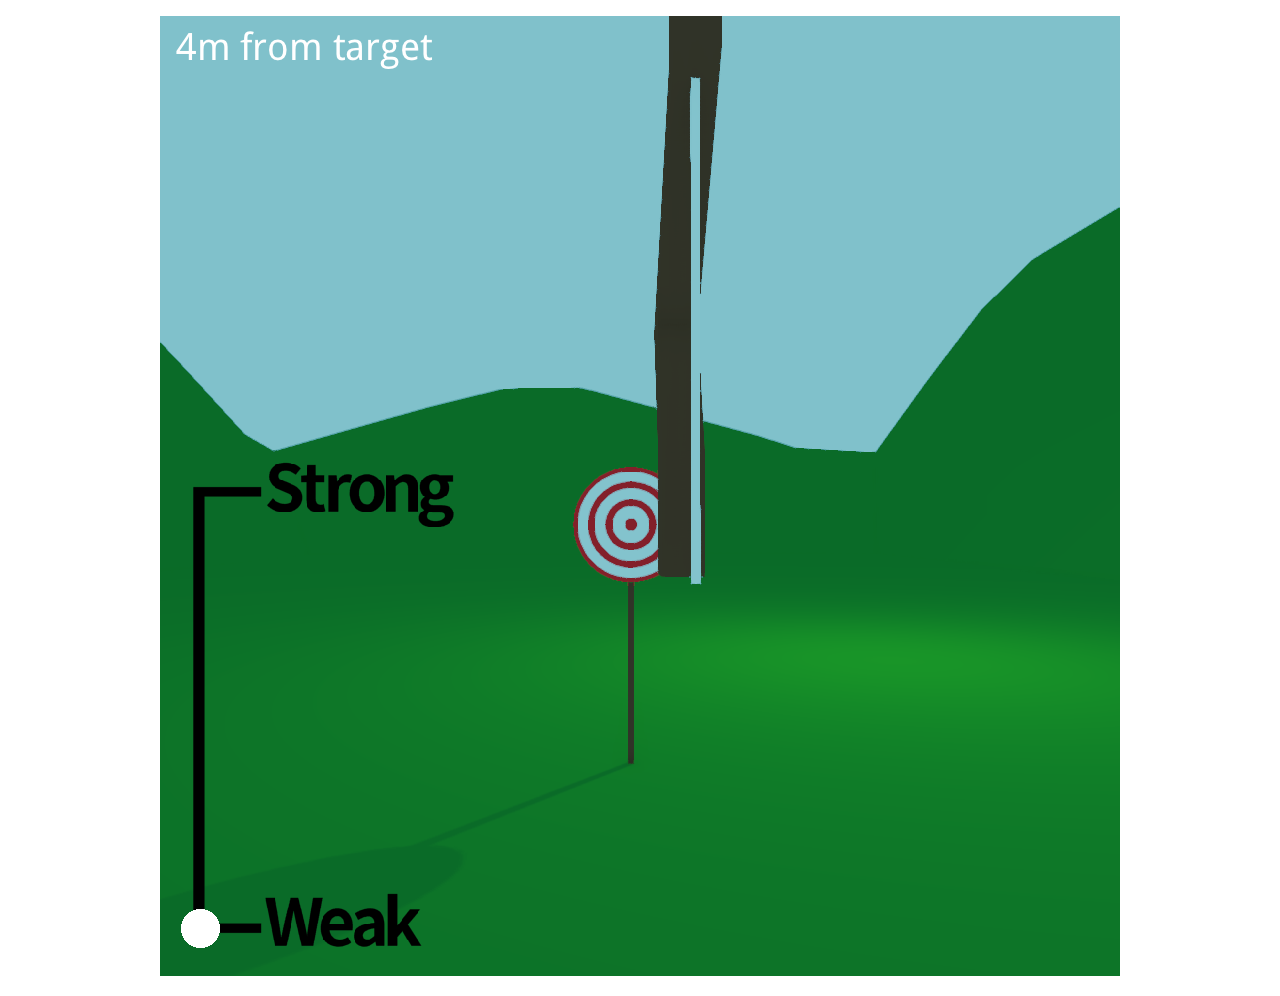
<file: arrow2/index.html>
<!DOCTYPE html>
<html>
<head>
    <meta charset="utf-8"/>
    <title>Armory</title>
</head>
<body style="margin: 0; padding: 0;">

    <p align="center"><canvas align="center" style="outline: none;" id='khanvas' width='960' height='960'></canvas></p>

    <script src='kha.js'></script>
</body>
</html>
</file>
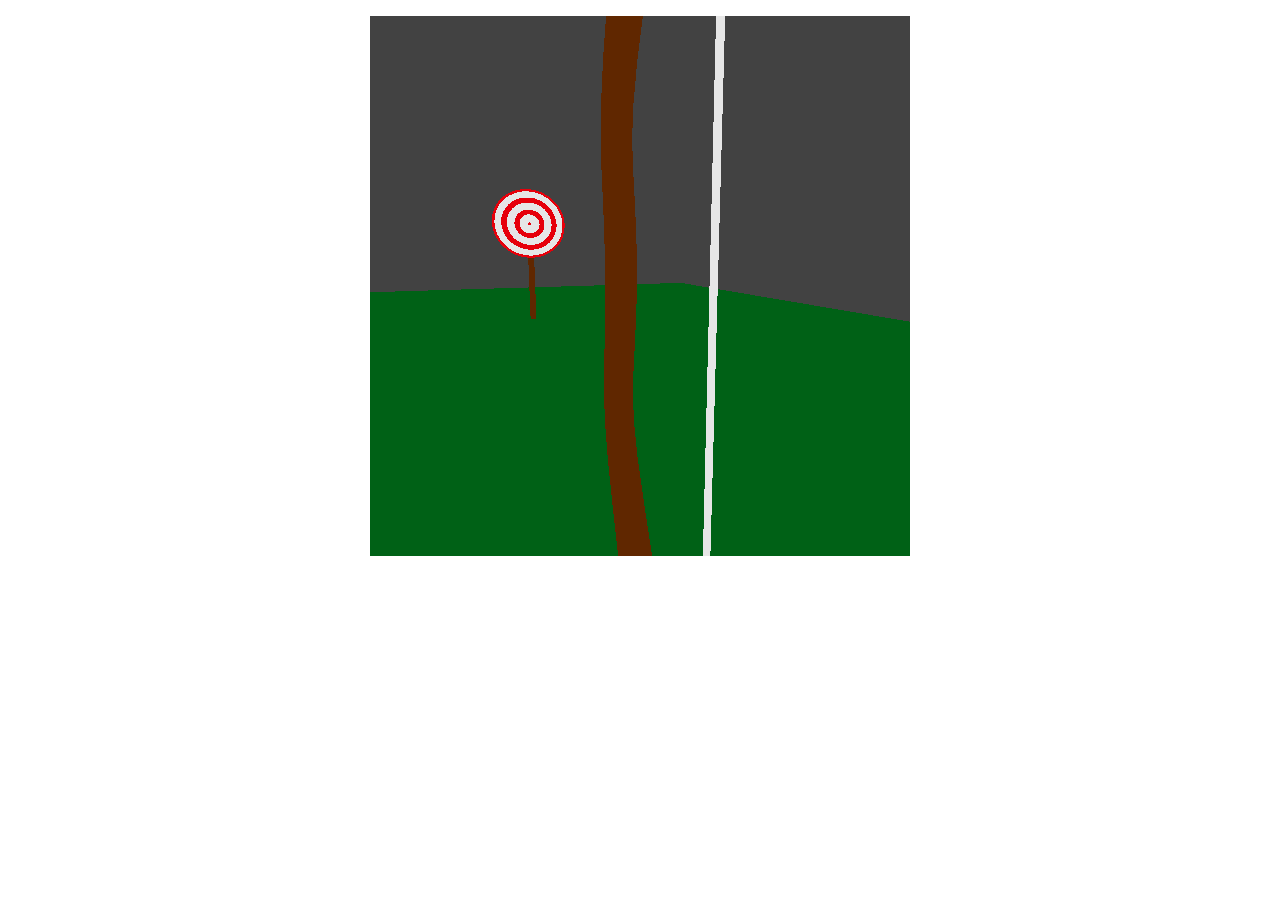
<file: html5/index.html>
<!DOCTYPE html>
<html>
<head>
    <meta charset="utf-8"/>
    <title>Armory</title>
</head>
<body style="margin: 0; padding: 0;">

    <p align="center"><canvas align="center" style="outline: none;" id='khanvas' width='540' height='540'></canvas></p>

    <script src='kha.js'></script>
</body>
</html>
</file>
